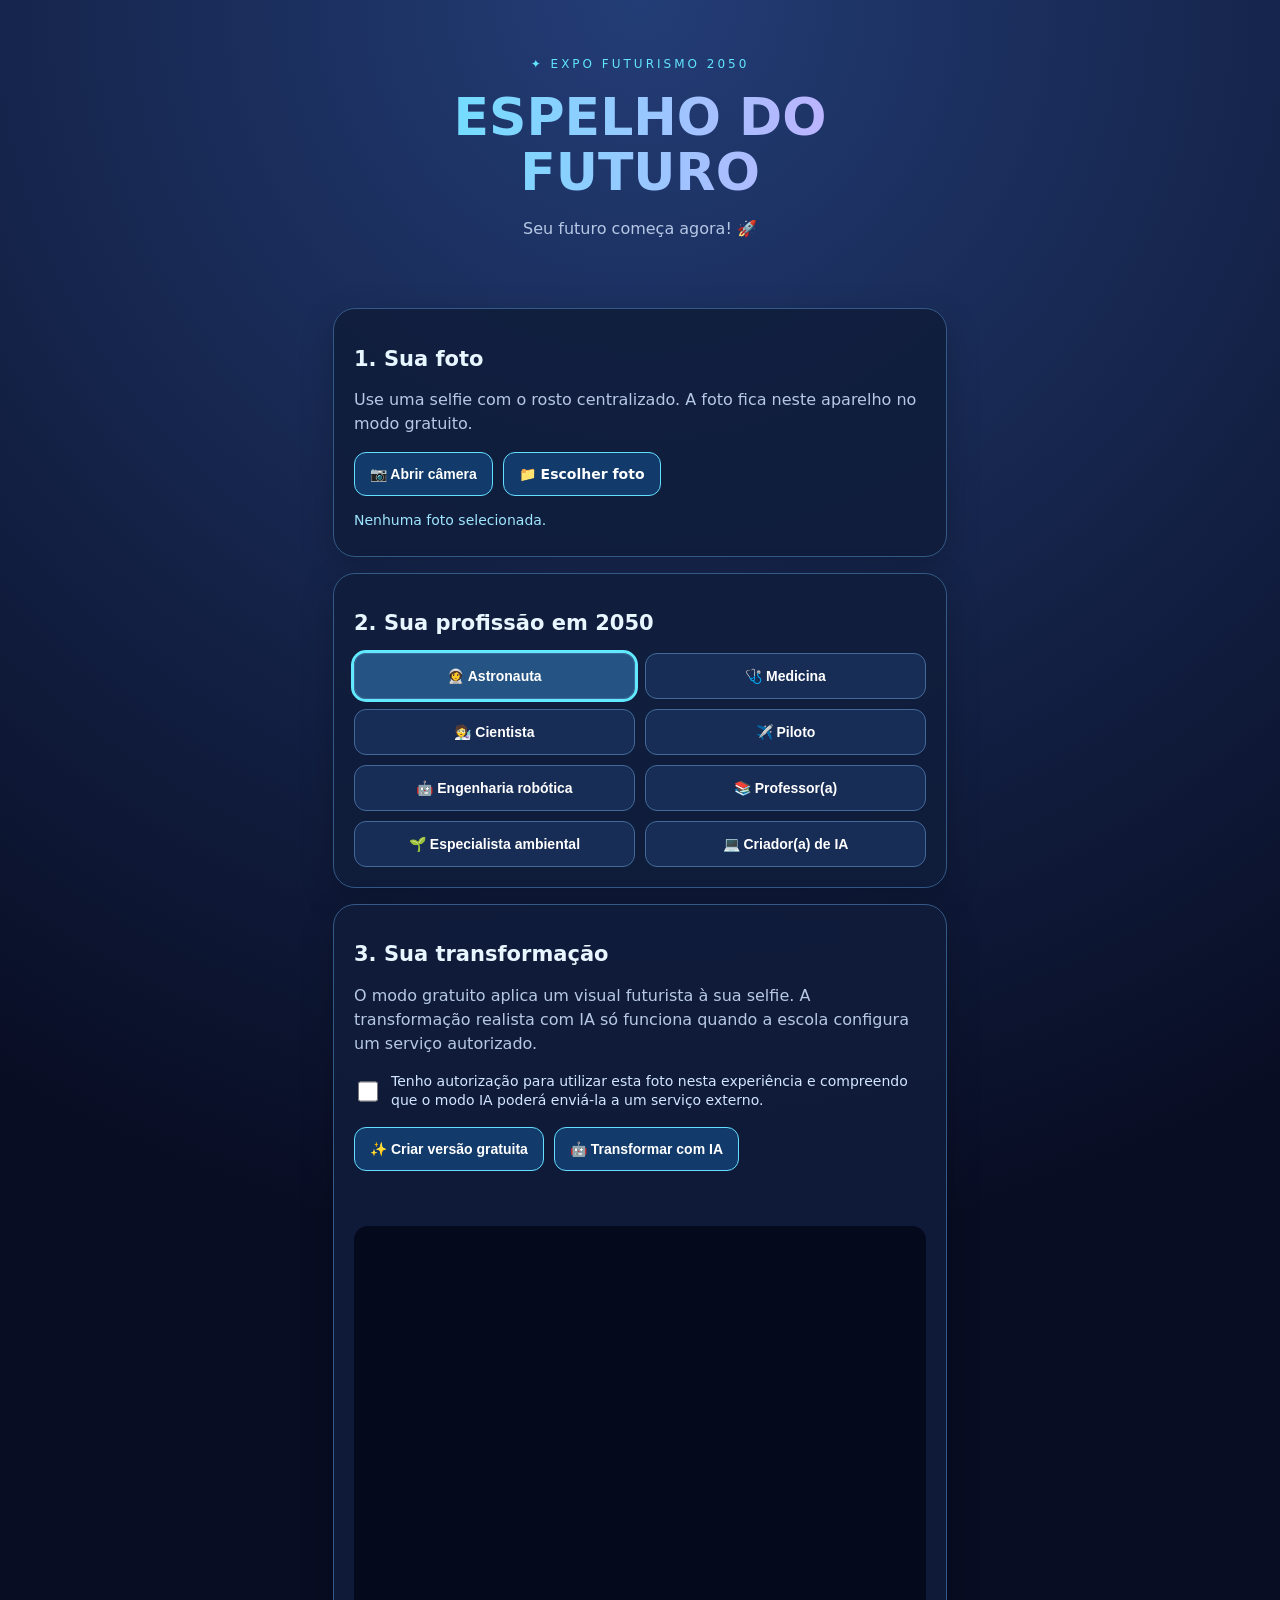
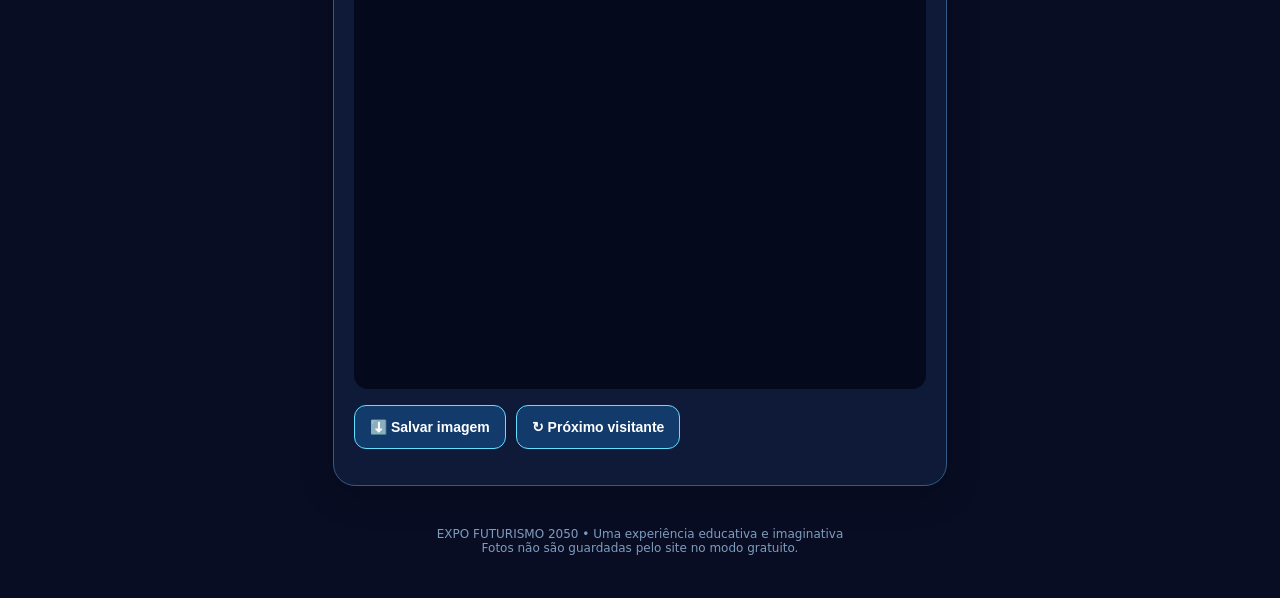
<file: index.html>
<!doctype html><html lang="pt-BR"><head><meta charset="utf-8"><meta name="viewport" content="width=device-width,initial-scale=1"><meta name="theme-color" content="#080d23"><title>Espelho do Futuro 2050</title><link rel="stylesheet" href="style.css"></head><body><main><header><span>✦ EXPO FUTURISMO 2050</span><h1>ESPELHO DO FUTURO</h1><p>Seu futuro começa agora! 🚀</p></header><section class="panel"><h2>1. Sua foto</h2><p>Use uma selfie com o rosto centralizado. A foto fica neste aparelho no modo gratuito.</p><video id="video" autoplay muted playsinline hidden></video><canvas id="capture" hidden></canvas><div class="actions"><button id="camera">📷 Abrir câmera</button><button id="snap" hidden>Capturar selfie</button><label class="button">📁 Escolher foto<input id="file" type="file" accept="image/*" hidden></label></div><div id="photoStatus" role="status">Nenhuma foto selecionada.</div></section><section class="panel"><h2>2. Sua profissão em 2050</h2><div id="jobs" class="jobs"></div></section><section class="panel"><h2>3. Sua transformação</h2><p>O modo gratuito aplica um visual futurista à sua selfie. A transformação realista com IA só funciona quando a escola configura um serviço autorizado.</p><label class="consent"><input type="checkbox" id="consent"> Tenho autorização para utilizar esta foto nesta experiência e compreendo que o modo IA poderá enviá-la a um serviço externo.</label><div class="actions"><button id="make">✨ Criar versão gratuita</button><button id="ai">🤖 Transformar com IA</button></div><div id="status" role="status"></div><canvas id="result" width="900" height="1200" aria-label="Resultado da experiência"></canvas><div class="actions"><button id="save">⬇️ Salvar imagem</button><button id="reset">↻ Próximo visitante</button></div></section><footer>EXPO FUTURISMO 2050 • Uma experiência educativa e imaginativa<br>Fotos não são guardadas pelo site no modo gratuito.</footer></main><script src="config.js"></script><script src="app.js"></script></body></html>
</file>
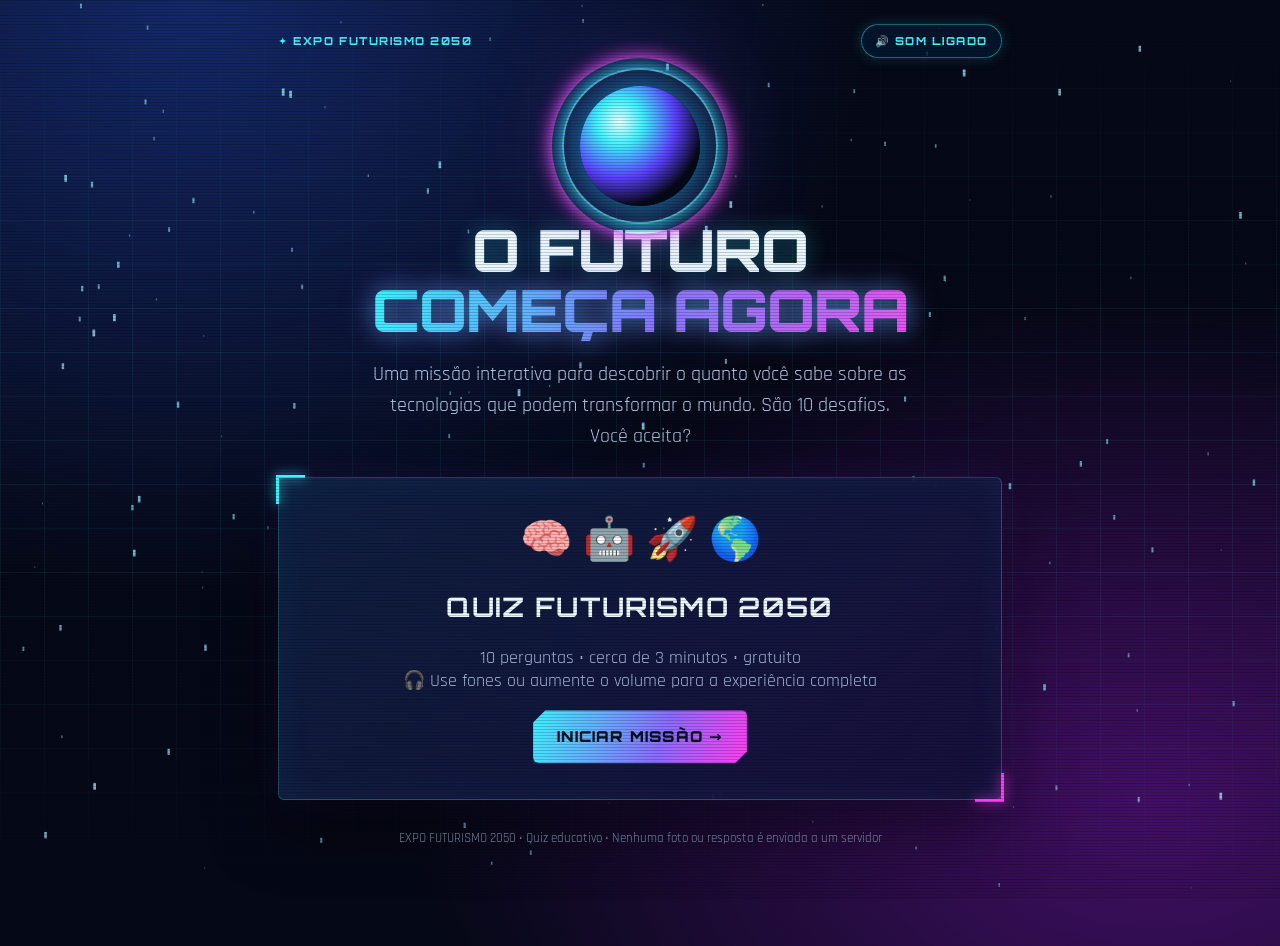
<file: quiz.html>
<!doctype html><html lang="pt-BR"><head><meta charset="utf-8"><meta name="viewport" content="width=device-width,initial-scale=1,viewport-fit=cover"><meta name="theme-color" content="#050816"><title>Quiz Futurismo 2050 | EXPO</title>
<link rel="preconnect" href="https://fonts.googleapis.com"><link href="https://fonts.googleapis.com/css2?family=Orbitron:wght@600;800;900&family=Rajdhani:wght@500;600;700&display=swap" rel="stylesheet">
<style>
:root{--c:#3df2ff;--m:#ff3df0;--v:#8a6bff;--g:#3dffb5;--r:#ff5a86;--hd:Orbitron,Rajdhani,system-ui,sans-serif;--bd:Rajdhani,Inter,system-ui,sans-serif;color-scheme:dark;font-family:var(--bd);color:#eaf8ff;background:#050816;box-sizing:border-box;padding-top:env(safe-area-inset-top,0px);padding-bottom:env(safe-area-inset-bottom,0px)}
*{box-sizing:border-box}html{scroll-padding-top:env(safe-area-inset-top,0px)}
body{margin:0;min-height:100vh;font-size:18px;background:radial-gradient(ellipse at 15% 0%,#14296a 0%,transparent 45%),radial-gradient(ellipse at 90% 85%,#430f66 0%,transparent 45%),#050816;overflow-x:hidden}
body:after{content:'';position:fixed;inset:0;pointer-events:none;z-index:60;background:repeating-linear-gradient(0deg,#0000 0 2px,#0000002e 2px 3px);mix-blend-mode:multiply}
canvas{position:fixed;inset:0;width:100%;height:100%;pointer-events:none}#bg{z-index:0}#fx{z-index:50}
.gridbg{position:fixed;inset:0;pointer-events:none;background:linear-gradient(#3df2ff12 1px,transparent 1px),linear-gradient(90deg,#3df2ff12 1px,transparent 1px);background-size:44px 44px;mask-image:linear-gradient(transparent,#000 35%,#000 65%,transparent);animation:grid 6s linear infinite}
@keyframes grid{to{background-position:0 44px}}
.flash{position:fixed;inset:0;pointer-events:none;z-index:55;opacity:0}.flash.ok{animation:fl .6s;background:radial-gradient(circle,#3dffb544,transparent 70%)}.flash.no{animation:fl .6s;background:radial-gradient(circle,#ff5a8655,transparent 70%)}@keyframes fl{0%{opacity:1}100%{opacity:0}}
.shell{position:relative;z-index:2;max-width:760px;margin:auto;padding:24px 18px 70px}
.top{display:flex;justify-content:space-between;align-items:center;gap:10px;font:800 11px var(--hd);letter-spacing:.14em;color:var(--c)}
.tag{border:1px solid #3df2ff77;border-radius:999px;padding:9px 13px;background:#041a33bb;color:var(--c);font:inherit;letter-spacing:inherit;cursor:pointer;box-shadow:0 0 14px #3df2ff33}
.orb{width:120px;height:120px;margin:28px auto 14px;border-radius:50%;background:radial-gradient(circle at 33% 30%,#e6ffff,#3df2ff 20%,#5a40ff 48%,#050816 72%);box-shadow:0 0 34px #00e1ff99,0 0 110px #b04dff66;position:relative;animation:float 4s ease-in-out infinite}
.orb:before,.orb:after{content:'';position:absolute;inset:-18px;border:2px solid #67f0ffaa;border-radius:50%;box-shadow:0 0 18px #35d9ff;animation:spin 5s linear infinite}
.orb:before{inset:-30px;border-color:#ff3df088;box-shadow:0 0 18px #ff3df0;animation-duration:8s;animation-direction:reverse}
.orb.small{width:58px;height:58px;margin:14px auto 26px}
@keyframes float{50%{transform:translateY(-10px)}}@keyframes spin{from{transform:rotateX(66deg) rotate(-22deg)}to{transform:rotateX(66deg) rotate(338deg)}}
h1{font:900 clamp(30px,8vw,58px)/1.04 var(--hd);letter-spacing:-.02em;margin:14px 0;text-align:center;text-shadow:0 0 22px #3df2ff55}
h1 span,.glow{background:linear-gradient(100deg,var(--c),var(--v),var(--m));color:transparent;background-clip:text;-webkit-background-clip:text;filter:drop-shadow(0 0 14px #8a6bff88);animation:glitch 4s infinite}
@keyframes glitch{0%,92%,100%{transform:none}93%{transform:translate(-3px,1px) skewX(6deg)}95%{transform:translate(3px,-1px)}97%{transform:translate(-1px,0) skewX(-6deg)}}
h2{font-family:var(--hd);letter-spacing:.05em}
.lead{text-align:center;color:#b9cbea;line-height:1.55;max-width:540px;margin:18px auto 25px;font-size:20px}
.panel{position:relative;background:linear-gradient(140deg,#102448d6,#150f3aeb);border:1px solid #3df2ff44;border-radius:6px;padding:clamp(20px,5vw,36px);box-shadow:0 22px 65px #0008,0 0 40px #6a5bff22,inset 0 0 40px #3df2ff0d;backdrop-filter:blur(12px)}
.panel:before,.panel:after{content:'';position:absolute;width:26px;height:26px;border:3px solid var(--c);filter:drop-shadow(0 0 6px var(--c))}.panel:before{top:-3px;left:-3px;border-right:0;border-bottom:0}.panel:after{bottom:-3px;right:-3px;border-left:0;border-top:0;border-color:var(--m);filter:drop-shadow(0 0 6px var(--m))}
.panel.shake{animation:shake .45s}@keyframes shake{20%{transform:translateX(-9px)}40%{transform:translateX(8px)}60%{transform:translateX(-5px)}80%{transform:translateX(3px)}}
.btn{appearance:none;border:0;border-radius:6px;background:linear-gradient(110deg,var(--c),var(--v) 60%,var(--m));color:#04101f;font:900 15px var(--hd);letter-spacing:.08em;padding:17px 24px;cursor:pointer;box-shadow:0 0 26px #3df2ff66,0 8px 26px #6a5bff44;transition:transform .15s,box-shadow .15s;clip-path:polygon(12px 0,100% 0,100% calc(100% - 12px),calc(100% - 12px) 100%,0 100%,0 12px)}
.btn:hover{transform:translateY(-2px) scale(1.03);box-shadow:0 0 40px #3df2ffaa}.btn.secondary{background:#102a52;color:#d8f7ff;box-shadow:inset 0 0 0 1px #3df2ff88}
.center{text-align:center}.muted{color:#a7bbdc}.hide{display:none!important}
.meter{height:10px;background:#040d22;border:1px solid #3df2ff33;overflow:hidden;margin:14px 0 24px}.meter>div{height:100%;width:0;background:linear-gradient(90deg,var(--c),var(--v),var(--m));box-shadow:0 0 16px var(--c);transition:width .5s}
.row{display:flex;justify-content:space-between;gap:10px;align-items:center}.count{font:800 12px var(--hd);color:var(--c);letter-spacing:.12em}
.question{font:700 clamp(21px,5vw,30px)/1.22 var(--bd);margin:18px 0 25px}
.choices{display:grid;gap:12px}
.choice{display:flex;gap:14px;align-items:center;width:100%;text-align:left;border:1px solid #3df2ff44;border-radius:4px;background:#0f2447cc;color:#eef9ff;padding:14px;font:600 18px/1.3 var(--bd);cursor:pointer;transition:.15s}
.choice:hover:not(:disabled){border-color:var(--c);background:#173560;box-shadow:0 0 22px #3df2ff44;transform:translateX(5px)}
.choice b{display:grid;place-items:center;flex:none;width:34px;height:34px;border-radius:4px;background:#1b3a6c;color:var(--c);font:800 14px var(--hd)}
.choice.good{border-color:var(--g);background:#0b4a40;box-shadow:0 0 28px #3dffb577}.choice.bad{border-color:var(--r);background:#4d1f3c;box-shadow:0 0 28px #ff5a8666}.choice:disabled{cursor:default}
.explain{margin-top:17px;border-left:3px solid var(--c);padding:10px 14px;background:#0e2a4a;color:#d6e8fa;line-height:1.45}
.foot{display:flex;justify-content:space-between;align-items:center;gap:10px;margin-top:22px}.score{font:800 13px var(--hd);color:#ffe28a;text-shadow:0 0 12px #ffcc4466}
 .timerbox{display:flex;align-items:center;justify-content:space-between;gap:12px;margin:0 0 14px;color:#9dfaff;font:800 12px var(--hd)}
.timertrack{height:8px;flex:1;border:1px solid #3df2ff55;background:#050e23;overflow:hidden}.timerfill{height:100%;width:100%;background:linear-gradient(90deg,#3dffb5,#3df2ff);transition:width .15s linear}.timerfill.urgent{background:linear-gradient(90deg,#ff5a86,#ff3df0);box-shadow:0 0 15px #ff5a86}
.certname{width:min(100%,340px);margin:10px auto 0;display:block;padding:12px 14px;border:1px solid #3df2ff88;border-radius:5px;background:#071a36;color:white;font:600 19px var(--bd);text-align:center}
.resultnum{font:900 clamp(50px,13vw,88px)/1 var(--hd);color:#8ff6ff;margin:15px;text-shadow:0 0 30px var(--c)}
.badge{display:inline-block;padding:9px 15px;border-radius:2px;background:#123a62;border:1px solid var(--c);color:#aaf8ff;font:800 12px var(--hd);letter-spacing:.08em}
.tiny{text-align:center;font-size:13px;color:#8fa4c6;margin:30px auto}.actionrow{display:flex;justify-content:center;gap:12px;flex-wrap:wrap;margin-top:24px}
button:focus-visible{outline:3px solid #fff;outline-offset:3px}
@media(prefers-reduced-motion:reduce){*,:before,:after{animation:none!important;transition:none!important}}
</style></head><body><canvas id="bg"></canvas><canvas id="fx"></canvas><div class="gridbg"></div><div class="flash" id="flash"></div>
<main class="shell"><header class="top"><div>✦ EXPO FUTURISMO 2050</div><button class="tag" id="snd" aria-pressed="false">🔊 SOM LIGADO</button></header>
<section id="start" class="center"><div class="orb" aria-hidden="true"></div><h1>O FUTURO<br><span>COMEÇA AGORA</span></h1><p class="lead">Uma missão interativa para descobrir o quanto você sabe sobre as tecnologias que podem transformar o mundo. São 10 desafios. Você aceita?</p><div class="panel"><div style="font-size:42px">🧠 🤖 🚀 🌎</div><h2>QUIZ FUTURISMO 2050</h2><p class="muted">10 perguntas • cerca de 3 minutos • gratuito<br>🎧 Use fones ou aumente o volume para a experiência completa</p><button class="btn" id="startBtn">INICIAR MISSÃO →</button></div></section>
<section id="game" class="panel hide" aria-live="polite"><div class="row"><span class="count" id="count"></span><span class="score" id="score"></span></div><div class="meter" aria-label="Progresso"><div id="bar"></div></div><div class="timerbox"><span>⏱ TEMPO RESTANTE</span><div class="timertrack"><div class="timerfill" id="timerFill"></div></div><span id="timerText">15s</span></div><div class="badge" id="topic"></div><h2 class="question" id="question"></h2><div class="choices" id="choices"></div><div class="explain hide" id="explain"></div><div class="foot"><span class="muted" id="feedback">Escolha uma resposta</span><button class="btn hide" id="nextBtn">PRÓXIMA →</button></div></section>
<section id="result" class="panel center hide"><div class="orb small" aria-hidden="true"></div><div class="count">MISSÃO CONCLUÍDA</div><h1>SEU NÍVEL<br><span>EM 2050</span></h1><div class="resultnum" id="finalScore"></div><div class="badge" id="rank"></div><p class="lead" id="resultText"></p><p class="muted">Nome no certificado (opcional)</p><input id="certName" class="certname" type="text" maxlength="42" placeholder="Digite seu nome" autocomplete="off"><div class="actionrow"><button class="btn" id="saveCertBtn">🏅 SALVAR CERTIFICADO</button><button class="btn" id="againBtn">↻ JOGAR NOVAMENTE</button><button class="btn secondary" id="shareBtn">COMPARTILHAR RESULTADO</button></div><p class="muted" id="shareInfo" role="status"></p></section>
<p class="tiny">EXPO FUTURISMO 2050 • Quiz educativo • Nenhuma foto ou resposta é enviada a um servidor</p></main>
<script>
const questions=[
{topic:'INTELIGÊNCIA ARTIFICIAL',q:'Qual destas atividades uma inteligência artificial já consegue realizar?',opts:['Entender e resumir textos','Prever o futuro com certeza','Ter sentimentos humanos comprovados','Saber tudo sem cometer erros'],a:0,why:'A IA pode analisar e resumir textos, mas pode errar e não prevê o futuro com certeza.'},
{topic:'EXPLORAÇÃO ESPACIAL',q:'Qual planeta é um dos principais alvos de missões para buscar sinais de vida passada?',opts:['Mercúrio','Marte','Netuno','Vênus'],a:1,why:'Marte já teve água líquida na superfície, por isso é um importante alvo de pesquisas.'},
{topic:'ROBÓTICA',q:'Qual componente ajuda um robô a perceber obstáculos à sua frente?',opts:['Um sensor de distância','Uma bateria maior','Um alto-falante','Uma tela mais brilhante'],a:0,why:'Sensores de distância medem a proximidade de objetos e ajudam o robô a se orientar.'},
{topic:'SUSTENTABILIDADE',q:'Qual opção utiliza uma fonte de energia renovável?',opts:['Usina a carvão','Gerador a diesel','Painel solar','Motor a gasolina'],a:2,why:'Painéis solares convertem a luz do Sol em eletricidade.'},
{topic:'REALIDADE VIRTUAL',q:'O que os óculos de realidade virtual fazem principalmente?',opts:['Criam uma experiência visual imersiva','Transportam fisicamente a pessoa','Permitem respirar sem oxigênio','Fazem qualquer vídeo virar holograma'],a:0,why:'A realidade virtual cria a sensação de estar em um ambiente digital, sem transportar o corpo.'},
{topic:'CIDADES DO FUTURO',q:'Qual tecnologia pode ajudar a reduzir o desperdício de água nas cidades?',opts:['Vazamentos sem monitoramento','Sensores que detectam vazamentos','Tubulações sempre abertas','Aumento do consumo sem medição'],a:1,why:'Sensores podem identificar vazamentos rapidamente, facilitando reparos.'},
{topic:'CIÊNCIA',q:'Para que serve uma impressora 3D?',opts:['Produzir objetos em camadas a partir de um modelo digital','Transformar papel em energia','Transmitir sinais de rádio ao espaço','Ler pensamentos humanos'],a:0,why:'A impressão 3D fabrica objetos camada por camada usando um projeto digital.'},
{topic:'SEGURANÇA DIGITAL',q:'Qual atitude ajuda a proteger seus dados na internet?',opts:['Compartilhar senhas com colegas','Usar a mesma senha em tudo','Ativar autenticação em duas etapas','Clicar em qualquer link recebido'],a:2,why:'A autenticação em duas etapas adiciona uma proteção extra à conta.'},
{topic:'MEDICINA DO FUTURO',q:'Como a IA pode ajudar profissionais de saúde?',opts:['Substituindo toda avaliação médica','Apoiando a análise de exames','Garantindo diagnósticos sem erros','Eliminando a necessidade de hospitais'],a:1,why:'Ferramentas de IA podem apoiar a análise de exames, mas exigem avaliação profissional.'},
{topic:'DESAFIO FINAL',q:'Qual atitude é mais importante para construir um futuro melhor?',opts:['Parar de aprender novas coisas','Usar tecnologia sem pensar nas consequências','Combinar conhecimento, criatividade e responsabilidade','Deixar todas as decisões para máquinas'],a:2,why:'A tecnologia funciona melhor quando as pessoas a usam com criatividade, pensamento crítico e responsabilidade.'}
];
const $=id=>document.getElementById(id),rm=matchMedia('(prefers-reduced-motion:reduce)').matches;
/* ===== ÁUDIO SINTETIZADO (Web Audio, sem arquivos) ===== */
let AC,master,muted=false,nbuf,drone;
function ac(){if(!AC){AC=new(window.AudioContext||window.webkitAudioContext)();const cp=AC.createDynamicsCompressor();master=AC.createGain();master.gain.value=.85;master.connect(cp);cp.connect(AC.destination);nbuf=AC.createBuffer(1,AC.sampleRate*2,AC.sampleRate);const d=nbuf.getChannelData(0);for(let i=0;i<d.length;i++)d[i]=Math.random()*2-1}if(AC.state==='suspended')AC.resume();return AC}
function tone(f,t,d,type,v,f2){if(muted)return;const a=ac(),o=a.createOscillator(),g=a.createGain(),n=a.currentTime+t;o.type=type;o.frequency.setValueAtTime(f,n);if(f2)o.frequency.exponentialRampToValueAtTime(f2,n+d);g.gain.setValueAtTime(.0001,n);g.gain.exponentialRampToValueAtTime(v,n+.012);g.gain.exponentialRampToValueAtTime(.0001,n+d);o.connect(g);g.connect(master);o.start(n);o.stop(n+d+.05)}
function whoosh(t,d,f1,f2,v){if(muted)return;const a=ac(),s=a.createBufferSource(),b=a.createBiquadFilter(),g=a.createGain(),n=a.currentTime+t;s.buffer=nbuf;b.type='bandpass';b.Q.value=2.5;b.frequency.setValueAtTime(f1,n);b.frequency.exponentialRampToValueAtTime(f2,n+d);g.gain.setValueAtTime(.0001,n);g.gain.exponentialRampToValueAtTime(v,n+d*.5);g.gain.exponentialRampToValueAtTime(.0001,n+d);s.connect(b);b.connect(g);g.connect(master);s.start(n);s.stop(n+d+.1)}
const boom=(t=0,v=.9)=>{tone(110,t,1.4,'sine',v,32);tone(55,t,1.6,'sine',v*.8,28);whoosh(t,.5,3000,200,v*.5)};
const arp=(notes,t,step,type,v,len)=>notes.forEach((f,i)=>{tone(f,t+i*step,len,type,v);tone(f*2,t+i*step,len*.8,'sine',v*.35)});
const sfx={
hover(){tone(1400,0,.05,'square',.025,2000)},
boot(){whoosh(0,1.3,150,5000,.55);tone(70,0,1.3,'sawtooth',.18,900);boom(1.1,.9);arp([262,330,392,523,659,784,1047],1.15,.07,'sawtooth',.11,.55);tone(2400,1.15,.9,'sine',.05,4200)},
good(){boom(0,.35);arp([523,659,784,1047,1319],0,.06,'triangle',.2,.5);tone(3000,.05,.4,'sine',.06,5000)},
bad(){tone(220,0,.55,'sawtooth',.28,60);tone(110,0,.6,'square',.2,40);whoosh(0,.35,2500,120,.3)},
next(){whoosh(0,.4,300,3800,.35);tone(600,0,.2,'sine',.08,1500)},
end(p){boom(0,1);whoosh(0,1.2,100,6000,.5);const hi=p>=7;arp(hi?[262,330,392,523,659,784,1047,1319,1568]:[262,311,392,523,622],.5,.09,'sawtooth',.14,.8);if(hi){[523,659,784,1047].forEach(f=>tone(f,1.4,2.4,'sawtooth',.07));boom(1.4,.7)}else arp([392,523],1.1,.2,'triangle',.18,.9)}};
function startDrone(){if(muted||drone)return;const a=ac(),g=a.createGain(),lp=a.createBiquadFilter(),l=a.createOscillator(),lg=a.createGain();lp.type='lowpass';lp.frequency.value=380;g.gain.setValueAtTime(.0001,a.currentTime);g.gain.exponentialRampToValueAtTime(.09,a.currentTime+3);l.frequency.value=.12;lg.gain.value=180;l.connect(lg);lg.connect(lp.frequency);const os=[55,55.4,82.5,110.3].map(f=>{const o=a.createOscillator();o.type='sawtooth';o.frequency.value=f;o.connect(lp);o.start();return o});l.start();lp.connect(g);g.connect(master);drone={g,os,l}}
function stopDrone(){if(!drone)return;const d=drone,a=AC;d.g.gain.cancelScheduledValues(a.currentTime);d.g.gain.setTargetAtTime(.0001,a.currentTime,.4);setTimeout(()=>{d.os.forEach(o=>o.stop());d.l.stop()},2000);drone=null}
$('snd').onclick=()=>{muted=!muted;$('snd').textContent=muted?'🔇 SOM DESLIGADO':'🔊 SOM LIGADO';$('snd').setAttribute('aria-pressed',muted);if(muted)stopDrone();else if(!$('game').classList.contains('hide')){ac();startDrone()}};
/* ===== EFEITOS VISUAIS ===== */
const bg=$('bg'),fx=$('fx'),bc=bg.getContext('2d'),fc=fx.getContext('2d');let W,H,stars=[],ps=[];
function size(){const d=devicePixelRatio||1;W=innerWidth;H=innerHeight;[bg,fx].forEach(c=>{c.width=W*d;c.height=H*d});bc.setTransform(d,0,0,d,0,0);fc.setTransform(d,0,0,d,0,0);stars=Array.from({length:Math.min(150,W/7)},()=>({x:Math.random()*W,y:Math.random()*H,z:Math.random()*2+.4}))}
function burst(x,y,n,cols){if(rm)return;for(let i=0;i<n;i++){const a=Math.random()*6.283,s=Math.random()*9+2;ps.push({x,y,vx:Math.cos(a)*s,vy:Math.sin(a)*s-3,l:1,s:Math.random()*5+2,c:cols[i%cols.length]})}}
function loop(){bc.clearRect(0,0,W,H);for(const s of stars){if(!rm){s.y+=s.z*.5;if(s.y>H){s.y=0;s.x=Math.random()*W}}bc.fillStyle=`rgba(150,235,255,${.2+s.z*.25})`;bc.fillRect(s.x,s.y,s.z+.4,s.z*(rm?1:3))}fc.clearRect(0,0,W,H);for(let i=ps.length-1;i>=0;i--){const p=ps[i];p.x+=p.vx;p.y+=p.vy;p.vy+=.18;p.vx*=.985;p.l-=.016;if(p.l<=0){ps.splice(i,1);continue}fc.globalAlpha=p.l;fc.fillStyle=p.c;fc.shadowColor=p.c;fc.shadowBlur=10;fc.fillRect(p.x,p.y,p.s,p.s)}fc.globalAlpha=1;fc.shadowBlur=0;requestAnimationFrame(loop)}
size();addEventListener('resize',size);loop();
function flash(k){const f=$('flash');f.className='flash';void f.offsetWidth;f.className='flash '+k}
const GOOD=['#3dffb5','#3df2ff','#ffffff','#ffe28a'],ALL=['#3df2ff','#ff3df0','#8a6bff','#3dffb5','#ffe28a'];
/* ===== JOGO ===== */
let idx=0,points=0,locked=false,timerId=null,timeLeft=15,deadline=0;
function stopTimer(){if(timerId!==null){clearInterval(timerId);timerId=null}}
function paintTimer(){const fill=$('timerFill');fill.style.width=`${Math.max(0,timeLeft)/15*100}%`;fill.classList.toggle('urgent',timeLeft<=5);$('timerText').textContent=`${Math.ceil(Math.max(0,timeLeft))}s`}
function startTimer(){stopTimer();timeLeft=15;deadline=performance.now()+15000;paintTimer();timerId=setInterval(()=>{if(locked){stopTimer();return}timeLeft=Math.max(0,(deadline-performance.now())/1000);paintTimer();if(timeLeft<=0){stopTimer();answer(-1,null)}},100)}
function show(id){['start','game','result'].forEach(x=>$(x).classList.toggle('hide',x!==id));scrollTo({top:0,behavior:rm?'auto':'smooth'})}
function render(){locked=false;const q=questions[idx];$('count').textContent=`DESAFIO ${String(idx+1).padStart(2,'0')} / ${questions.length}`;$('score').textContent=`✦ ${points*100} PONTOS`;$('bar').style.width=`${(idx/questions.length)*100}%`;$('topic').textContent=q.topic;$('question').textContent=q.q;$('choices').innerHTML='';$('explain').classList.add('hide');$('nextBtn').classList.add('hide');$('feedback').textContent='Escolha uma resposta';
q.opts.forEach((opt,i)=>{const b=document.createElement('button');b.className='choice';const key=document.createElement('b');key.textContent='ABCD'[i];const t=document.createElement('span');t.textContent=opt;b.append(key,t);b.onclick=()=>answer(i,b);b.onpointerenter=()=>{if(!b.disabled)sfx.hover()};$('choices').append(b)});startTimer()}
function answer(i,btn){if(locked)return;locked=true;stopTimer();const q=questions[idx],timedOut=i===-1,ok=i===q.a;if(ok)points++;[...$('choices').children].forEach((b,j)=>{b.disabled=true;if(j===q.a)b.classList.add('good');else if(j===i)b.classList.add('bad')});
const r=btn?btn.getBoundingClientRect():$('question').getBoundingClientRect(),gp=$('game');
if(ok){sfx.good();flash('ok');burst(r.left+r.width/2,r.top+r.height/2,60,GOOD);navigator.vibrate&&navigator.vibrate(40)}else{sfx.bad();flash('no');gp.classList.remove('shake');void gp.offsetWidth;if(!rm)gp.classList.add('shake');navigator.vibrate&&navigator.vibrate([80,40,80])}
$('feedback').textContent=timedOut?'⏱ TEMPO ESGOTADO!':ok?'✓ RESPOSTA CERTA!':'↗ CONTINUE EXPLORANDO!';$('explain').textContent=q.why;$('explain').classList.remove('hide');$('nextBtn').textContent=idx===questions.length-1?'VER MEU RESULTADO →':'PRÓXIMA →';$('nextBtn').classList.remove('hide');$('score').textContent=`✦ ${points*100} PONTOS`;$('bar').style.width=`${((idx+1)/questions.length)*100}%`}
function finish(){stopTimer();show('result');stopDrone();sfx.end(points);$('finalScore').textContent=`${points*100} / 1000`;
$('rank').textContent=points>=9?'VISIONÁRIO DE 2050':points>=7?'EXPLORADOR DO AMANHÃ':points>=4?'APRENDIZ DO FUTURO':'INICIANTE INTERGALÁCTICO';
$('resultText').textContent=points>=9?'Você domina muitos conceitos e está pronto para imaginar novas soluções!':points>=7?'Você está no caminho certo para descobrir as tecnologias do amanhã!':points>=4?'Sua jornada futurista está começando. Continue explorando!':'Toda grande descoberta começa com uma pergunta. Continue aprendendo!';
flash('ok');const n=points>=7?8:3;for(let k=0;k<n;k++)setTimeout(()=>burst(Math.random()*W,H*(.2+Math.random()*.3),70,ALL),400+k*350)}
function begin(){stopTimer();idx=0;points=0;ac();sfx.boot();startDrone();show('game');render()}
$('startBtn').onclick=begin;$('againBtn').onclick=begin;
$('nextBtn').onclick=()=>{sfx.next();idx++;if(idx<questions.length)render();else finish()};
$('shareBtn').onclick=async()=>{const msg=`🚀 EXPO FUTURISMO 2050 — Fiz ${points*100} de 1000 pontos no Quiz Futurismo 2050! ${location.href}`;try{if(navigator.share)await navigator.share({title:'Quiz Futurismo 2050',text:msg});else if(navigator.clipboard){await navigator.clipboard.writeText(msg);$('shareInfo').textContent='Resultado copiado!'}else $('shareInfo').textContent=msg}catch(e){if(e.name!=='AbortError')$('shareInfo').textContent='Não foi possível compartilhar neste aparelho.'}};

/* ===== CERTIFICADO DIGITAL: criado localmente, sem enviar dados ===== */
function drawCertificate(){
 const c=document.createElement('canvas');c.width=1200;c.height=1600;const x=c.getContext('2d');
 const grad=x.createLinearGradient(0,0,1200,1600);grad.addColorStop(0,'#061c40');grad.addColorStop(.55,'#100c30');grad.addColorStop(1,'#320e52');x.fillStyle=grad;x.fillRect(0,0,1200,1600);
 x.strokeStyle='#3df2ff22';x.lineWidth=1;for(let i=0;i<1200;i+=60){x.beginPath();x.moveTo(i,0);x.lineTo(i,1600);x.stroke()}for(let i=0;i<1600;i+=60){x.beginPath();x.moveTo(0,i);x.lineTo(1200,i);x.stroke()}
 x.strokeStyle='#3df2ff';x.lineWidth=9;x.strokeRect(45,45,1110,1510);x.strokeStyle='#ff3df0';x.lineWidth=3;x.strokeRect(65,65,1070,1470);
 const stars=['#3df2ff','#ff3df0','#8a6bff'];for(let i=0;i<75;i++){let sx=(i*179+43)%1080+60,sy=(i*317+77)%1450+70;x.fillStyle=stars[i%3];x.globalAlpha=.2+(i%5)*.1;x.fillRect(sx,sy,3,3)}x.globalAlpha=1;
 x.textAlign='center';x.fillStyle='#3df2ff';x.font='bold 42px Arial';x.fillText('✦ EXPO FUTURISMO 2050 ✦',600,215);
 x.fillStyle='#fff';x.font='bold 82px Arial';x.fillText('CERTIFICADO',600,360);x.fillStyle='#c8d9ff';x.font='36px Arial';x.fillText('DE EXPLORADOR DO FUTURO',600,425);
 x.fillStyle='#3df2ff';x.font='bold 100px Arial';x.fillText('✦',600,575);
 const name=$('certName').value.trim();x.fillStyle='#ffffff';x.font='bold 55px Arial';let display=name||'PARTICIPANTE DO FUTURO';while(x.measureText(display).width>1000&&x.font.includes('55px'))x.font='bold 44px Arial';x.fillText(display,600,700);
 x.fillStyle='#b7cafa';x.font='32px Arial';x.fillText('concluiu a missão interativa',600,775);x.fillStyle='#3df2ff';x.font='bold 54px Arial';x.fillText('QUIZ FUTURISMO 2050',600,855);
 x.fillStyle='#fff';x.font='bold 100px Arial';x.fillText(`${points*100} / 1000`,600,1030);
 x.fillStyle='#ff9df4';x.font='bold 40px Arial';x.fillText($('rank').textContent,600,1115);
 x.fillStyle='#d1dafa';x.font='29px Arial';x.fillText('Conhecimento, criatividade e responsabilidade',600,1280);x.fillText('para construir o amanhã!',600,1324);
 x.fillStyle='#8ab5d7';x.font='26px Arial';x.fillText('EXPO FUTURISMO 2050 • CERTIFICADO DIGITAL',600,1470);
 return c;
}
$('saveCertBtn').onclick=()=>{const c=drawCertificate();const a=document.createElement('a');a.download='Certificado_Quiz_Futurismo_2050.png';a.href=c.toDataURL('image/png');document.body.appendChild(a);a.click();a.remove();$('shareInfo').textContent='Certificado gerado! Confira os downloads do aparelho.'};
</script></body></html>
</file>
<file: style.css>
:root{font-family:system-ui,-apple-system,Segoe UI,sans-serif;color:#e8f7ff;background:#080d23}*{box-sizing:border-box}body{margin:0;background:radial-gradient(circle at 50% 0,#233d76,#080d23 55%)}main{max-width:650px;margin:auto;padding:18px}header{text-align:center;padding:35px 5px}header span{letter-spacing:3px;color:#62e4ff;font-size:12px}h1{font-size:clamp(30px,8vw,52px);line-height:1.05;margin:18px 0;background:linear-gradient(90deg,#5de9ff,#d2a7ff);color:transparent;background-clip:text}h2{font-size:21px}p{color:#b6c8e4;line-height:1.5}.panel{background:#101c3bdc;border:1px solid #335a86;border-radius:22px;padding:20px;margin:16px 0;box-shadow:0 10px 35px #0003}.actions{display:flex;flex-wrap:wrap;gap:10px;margin:16px 0}button,.button{border:1px solid #65dfff;background:#123a6a;color:white;border-radius:12px;padding:13px 15px;font-weight:700;cursor:pointer;font-size:14px}button:hover,.button:hover{background:#1c5c99}button:disabled{opacity:.5}.jobs{display:grid;grid-template-columns:repeat(2,1fr);gap:10px}.job{padding:14px 8px;background:#182d55;border:1px solid #416a9b;border-radius:12px;text-align:center;cursor:pointer}.job.active{outline:3px solid #61e9ff;background:#255384}video{display:block;width:100%;border-radius:12px;max-height:360px;object-fit:cover}video[hidden]{display:none}.consent{display:flex;gap:10px;line-height:1.4;font-size:14px;color:#d3e6ff}.consent input{width:20px;flex-shrink:0}#result{display:block;width:100%;height:auto;border-radius:14px;background:#05091c;margin-top:15px}#status,#photoStatus{color:#9fe6ff;font-size:14px;min-height:24px}footer{text-align:center;color:#7f9cbe;font-size:12px;padding:25px}
</file>
